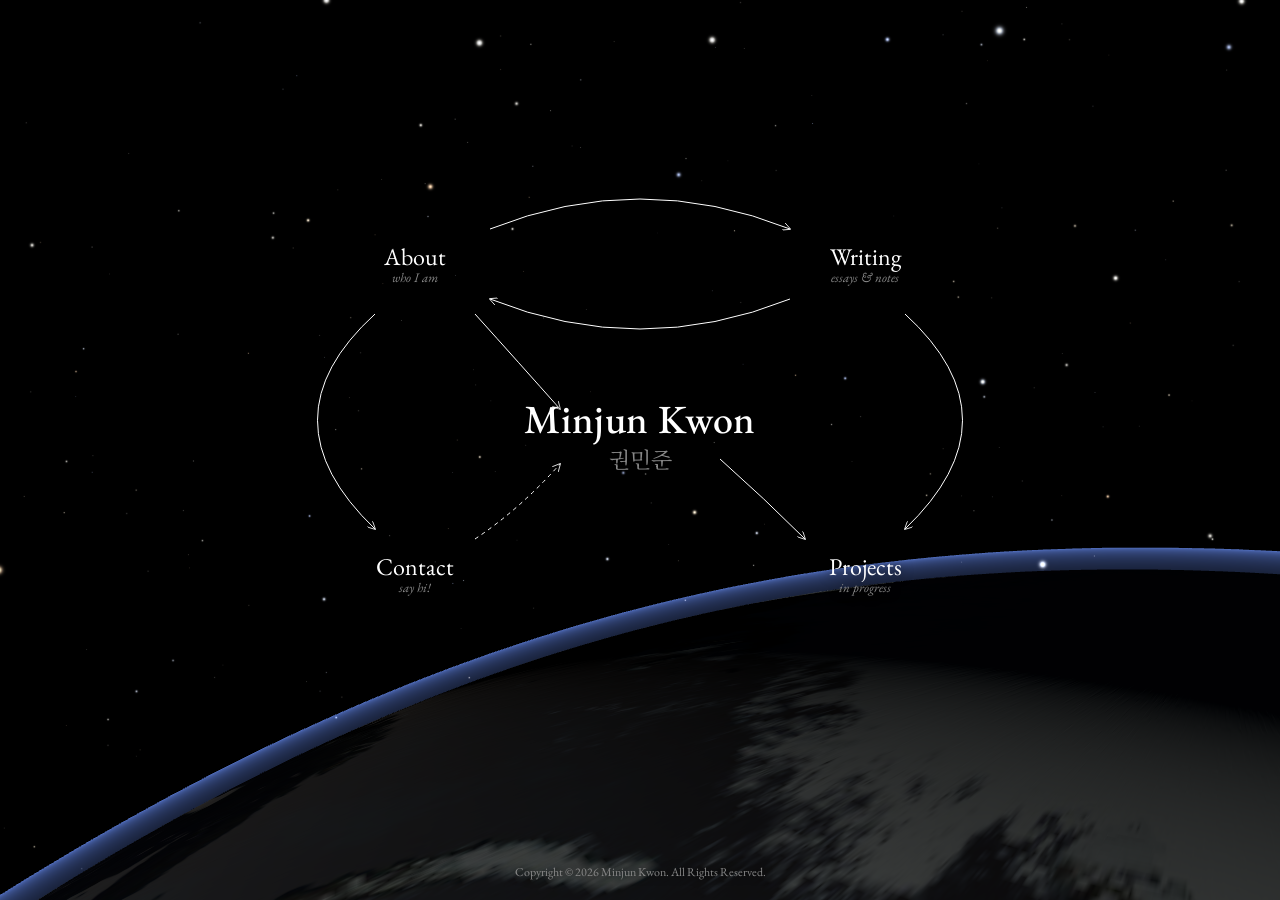
<file: index.html>
<!DOCTYPE html>
<html lang="en">
<head>
<meta charset="UTF-8">
<meta name="viewport" content="width=device-width, initial-scale=1.0">
<meta name="theme-color" content="#000000">
<title>Minjun Kwon | 권민준</title>
<link rel="preconnect" href="https://fonts.googleapis.com">
<link rel="preconnect" href="https://fonts.gstatic.com" crossorigin>
<link href="https://fonts.googleapis.com/css2?family=EB+Garamond:ital,wght@0,400;0,500;1,400&family=Noto+Serif+KR:wght@400;500&display=swap" rel="stylesheet">
<link rel="stylesheet" href="style.css?v=2">
</head>
<body class="home">

<!-- Rotating Earth renders here, behind everything. -->
<canvas id="earth-canvas" aria-hidden="true"></canvas>

<main class="hub" aria-label="Site navigation">
  <svg class="hub-svg" viewBox="0 0 900 640" xmlns="http://www.w3.org/2000/svg" aria-hidden="true">
    <defs>
      <marker id="a" viewBox="0 0 10 10" refX="9" refY="5" markerWidth="8" markerHeight="8" orient="auto-start-reverse">
        <path d="M0,0 L10,5 L0,10" fill="none" stroke="#fff" stroke-width="1"/>
      </marker>
    </defs>
    <g fill="none" stroke="#fff" stroke-width="1">
      <path d="M 300,115 Q 450,55 600,115" marker-end="url(#a)"/>
      <path d="M 600,185 Q 450,245 300,185" marker-end="url(#a)"/>
      <path d="M 285,200 Q 330,250 370,295" marker-end="url(#a)"/>
      <path d="M 530,345 Q 575,385 615,425" marker-end="url(#a)"/>
      <path d="M 285,425 Q 330,395 370,350" marker-end="url(#a)" stroke-dasharray="4 4"/>
      <path d="M 715,200 Q 830,305 715,415" marker-end="url(#a)"/>
      <path d="M 185,200 Q 70,305 185,415" marker-end="url(#a)"/>
    </g>
  </svg>

  <a class="node node-tl" href="about.html">
    <span class="node-label">About</span>
    <span class="node-sub">who I am</span>
  </a>
  <a class="node node-tr" href="writing.html">
    <span class="node-label">Writing</span>
    <span class="node-sub">essays &amp; notes</span>
  </a>
  <a class="node node-bl" href="contact.html">
    <span class="node-label">Contact</span>
    <span class="node-sub">say hi!</span>
  </a>
  <a class="node node-br" href="projects.html">
    <span class="node-label">Projects</span>
    <span class="node-sub">in progress</span>
  </a>

  <div class="name" aria-label="Minjun Kwon, 권민준">
    <div class="name-en">Minjun Kwon</div>
    <div class="name-ko">권민준</div>
  </div>
</main>

<footer class="copyright">Copyright © 2026 Minjun Kwon. All Rights Reserved.</footer>

<script type="importmap">
{
  "imports": {
    "three": "./assets/three.module.min.js"
  }
}
</script>
<script type="module">
import * as THREE from 'three';

const canvas = document.getElementById('earth-canvas');
const reduceMotion = window.matchMedia('(prefers-reduced-motion: reduce)').matches;

const scene = new THREE.Scene();
const camera = new THREE.PerspectiveCamera(45, window.innerWidth / window.innerHeight, 0.1, 200);
camera.position.set(0, 0, 9);
camera.rotation.z = -0.14; // slight roll → limb runs diagonally (STS-26 feel)

const renderer = new THREE.WebGLRenderer({ canvas, antialias: true, alpha: true });
renderer.setPixelRatio(Math.min(window.devicePixelRatio, 2));
renderer.setSize(window.innerWidth, window.innerHeight);

const textureLoader = new THREE.TextureLoader();
const earthTexture = textureLoader.load('assets/earth.jpg');
earthTexture.colorSpace = THREE.SRGBColorSpace;
earthTexture.anisotropy = renderer.capabilities.getMaxAnisotropy();
const bumpTexture = textureLoader.load('assets/earth_bump.jpg');
const specTexture = textureLoader.load('assets/earth_spec.jpg');
specTexture.anisotropy = renderer.capabilities.getMaxAnisotropy();

// STS-26 look = camera close to a BIG sphere so the limb reads as a shallow,
// near-straight diagonal. The MOOD comes from terminator lighting: most of the
// visible disk in shadow, a bright crescent only along the edge.
const EARTH_R = 20;
const earthGeometry = new THREE.SphereGeometry(EARTH_R, 200, 200);
const earthMaterial = new THREE.MeshStandardMaterial({
  map: earthTexture,
  bumpMap: bumpTexture,
  bumpScale: 0.6,
  roughnessMap: specTexture,
  roughness: 0.92,
  metalness: 0,
  color: 0x8896a0   // slight desaturate/darken of the bright Blue Marble
});
const earth = new THREE.Mesh(earthGeometry, earthMaterial);
earth.position.set(2, -(EARTH_R + 1.6), 0);
earth.rotation.z = 0.12;
earth.rotation.y = 2.4;
scene.add(earth);

// ── Atmosphere: a Fresnel rim glow on a slightly larger back-side sphere.
// This thin bright band hugging the limb is the STS-26 signature, and being
// shader-driven it stays razor-sharp at any zoom (unlike the texture).
const atmGeometry = new THREE.SphereGeometry(EARTH_R + 0.22, 200, 200);
const atmMaterial = new THREE.ShaderMaterial({
  side: THREE.BackSide,
  transparent: true,
  blending: THREE.AdditiveBlending,
  uniforms: { glowColor: { value: new THREE.Color(0xaec8ff) } },
  vertexShader: `
    varying vec3 vNormal;
    varying vec3 vView;
    void main() {
      vNormal = normalize(normalMatrix * normal);
      vec4 mv = modelViewMatrix * vec4(position, 1.0);
      vView = normalize(-mv.xyz);
      gl_Position = projectionMatrix * mv;
    }`,
  fragmentShader: `
    uniform vec3 glowColor;
    varying vec3 vNormal;
    varying vec3 vView;
    void main() {
      // Tight rim: high exponent → glow concentrated in a thin line at the limb.
      float d = 1.0 - abs(dot(vNormal, vView));
      float rim = pow(d, 8.0);
      gl_FragColor = vec4(glowColor, rim * 0.85);
    }`
});
const atmosphere = new THREE.Mesh(atmGeometry, atmMaterial);
atmosphere.position.copy(earth.position);
scene.add(atmosphere);

// ── Lighting: low grazing sun → terminator across the visible limb, with a
// bright crescent hugging the edge (the STS-26 glowing band).
const sun = new THREE.DirectionalLight(0xfff1e0, 3.6);
sun.position.set(-5, -0.5, 5);   // grazing, slightly toward camera
scene.add(sun);
scene.add(new THREE.AmbientLight(0x0e1a26, 0.45));  // deep shadow fill

// ── Stars: sparse and subtle. Far fewer, smaller, dimmer, with per-star
// brightness variation so they read as a faint scatter, not a uniform grid.
const starGeometry = new THREE.BufferGeometry();
const starCount = 3200;
const starPositions = new Float32Array(starCount * 3);
const starColors = new Float32Array(starCount * 3);
const starSizes = new Float32Array(starCount);

// Stellar colour temperatures: blue-white (hot) → white → amber (cool).
// Sampled so most stars are white-ish with a minority tinted, like a real sky.
function starColor(out, i) {
  const t = Math.random();
  let r, g, b;
  if (t < 0.10)      { r = 0.74; g = 0.81; b = 1.00; }  // hot blue-white (rare)
  else if (t < 0.30) { r = 0.88; g = 0.92; b = 1.00; }  // blue-white
  else if (t < 0.72) { r = 1.00; g = 0.99; b = 0.96; }  // white (most common)
  else if (t < 0.90) { r = 1.00; g = 0.94; b = 0.84; }  // yellow-white
  else               { r = 1.00; g = 0.85; b = 0.70; }  // amber (cool)
  out[i*3] = r; out[i*3+1] = g; out[i*3+2] = b;
}

for (let i = 0; i < starCount; i++) {
  // Position on a large sphere shell around the camera.
  const r = 60 + Math.random() * 50;
  const theta = Math.random() * Math.PI * 2;
  const phi = Math.acos(2 * Math.random() - 1);
  starPositions[i*3]   = r * Math.sin(phi) * Math.cos(theta);
  starPositions[i*3+1] = r * Math.sin(phi) * Math.sin(theta);
  starPositions[i*3+2] = r * Math.cos(phi);

  // Brightness: steep power law → many faint, few bright (like real magnitudes).
  const mag = Math.pow(Math.random(), 4);     // 0 (faint) .. 1 (bright), skewed faint
  const brightness = 0.12 + mag * 0.88;

  // Colour, scaled by brightness so faint stars are dim.
  starColor(starColors, i);
  starColors[i*3]   *= brightness;
  starColors[i*3+1] *= brightness;
  starColors[i*3+2] *= brightness;

  // Size tied to brightness: bright stars render a touch larger.
  starSizes[i] = 1.0 + mag * mag * 4.5;
}

starGeometry.setAttribute('position', new THREE.BufferAttribute(starPositions, 3));
starGeometry.setAttribute('color', new THREE.BufferAttribute(starColors, 3));
starGeometry.setAttribute('aSize', new THREE.BufferAttribute(starSizes, 1));

// Custom shader so each star can have its own size and a soft round falloff.
const starMaterial = new THREE.ShaderMaterial({
  transparent: true,
  depthWrite: false,
  blending: THREE.AdditiveBlending,
  uniforms: { uPixelRatio: { value: Math.min(window.devicePixelRatio, 2) } },
  vertexShader: `
    attribute float aSize;
    varying vec3 vColor;
    uniform float uPixelRatio;
    void main() {
      vColor = color;
      vec4 mv = modelViewMatrix * vec4(position, 1.0);
      gl_Position = projectionMatrix * mv;
      // Size attenuates gently with distance.
      gl_PointSize = aSize * uPixelRatio * (300.0 / -mv.z);
    }`,
  fragmentShader: `
    varying vec3 vColor;
    void main() {
      // Soft round star with a bright core and fading halo.
      vec2 d = gl_PointCoord - vec2(0.5);
      float r = length(d);
      if (r > 0.5) discard;
      float core = smoothstep(0.5, 0.0, r);
      float glow = pow(core, 2.2);
      gl_FragColor = vec4(vColor * (0.35 + glow), glow);
    }`,
  vertexColors: true
});
const stars = new THREE.Points(starGeometry, starMaterial);
scene.add(stars);

// ── Satellite: a glowing point tracing a believable orbital pass. A true great
// circle around this giant Earth is far too large for the framing, so we use a
// compact view-space ellipse, oriented to parallel the limb (which runs
// lower-left → upper-right) and positioned so both ends sink behind the Earth.
const earthCenter = earth.position.clone();

// Orbit centre sits just above the limb, toward screen-centre. Tuned via the
// world→screen calibration so the visible arc crosses the viewport.
const orbitCenter = new THREE.Vector3(-0.4, -1.4, -1);
const ORBIT_RX = 6.6;     // long axis (along the limb diagonal)
const ORBIT_RY = 2.2;     // short axis (how far it bows off the limb)
const ORBIT_RZ = 7.0;     // depth swing → far half passes behind the globe
const ORBIT_ROLL = -0.22; // rotate the ellipse to match the limb's diagonal

const cosR = Math.cos(ORBIT_ROLL), sinR = Math.sin(ORBIT_ROLL);

function orbitPoint(angle, out) {
  // Ellipse in the orbit's own plane.
  let lx = Math.cos(angle) * ORBIT_RX;
  let ly = Math.sin(angle) * ORBIT_RY;
  const lz = Math.sin(angle) * ORBIT_RZ;
  // Roll the ellipse in screen-space (x,y) to align with the diagonal limb.
  const rx = lx * cosR - ly * sinR;
  const ry = lx * sinR + ly * cosR;
  out.set(orbitCenter.x + rx, orbitCenter.y + ry, orbitCenter.z + lz);
  return out;
}

// Glowing satellite sprite (soft radial dot drawn to a canvas texture).
// Tightened so it reads as a small steady point, not a comet.
function makeGlowTexture() {
  const s = 64;
  const c = document.createElement('canvas');
  c.width = c.height = s;
  const ctx = c.getContext('2d');
  const g = ctx.createRadialGradient(s/2, s/2, 0, s/2, s/2, s/2);
  g.addColorStop(0,   'rgba(255,255,255,1)');
  g.addColorStop(0.18,'rgba(225,238,255,0.85)');
  g.addColorStop(0.45,'rgba(150,190,255,0.25)');
  g.addColorStop(1,   'rgba(150,190,255,0)');
  ctx.fillStyle = g;
  ctx.fillRect(0, 0, s, s);
  const tex = new THREE.CanvasTexture(c);
  tex.colorSpace = THREE.SRGBColorSpace;
  return tex;
}
const glowTex = makeGlowTexture();

const satMaterial = new THREE.SpriteMaterial({
  map: glowTex,
  transparent: true,
  blending: THREE.AdditiveBlending,
  depthWrite: false,
  depthTest: true
});
const satellite = new THREE.Sprite(satMaterial);
satellite.scale.set(0.34, 0.34, 0.34);     // small point of light
scene.add(satellite);

// Trail: short and faint — just enough to suggest motion, not a comet tail.
const TRAIL_LEN = 26;
const trailGeometry = new THREE.BufferGeometry();
const trailPositions = new Float32Array(TRAIL_LEN * 3);
const trailColors = new Float32Array(TRAIL_LEN * 3);
trailGeometry.setAttribute('position', new THREE.BufferAttribute(trailPositions, 3));
trailGeometry.setAttribute('color', new THREE.BufferAttribute(trailColors, 3));
const trailMaterial = new THREE.PointsMaterial({
  size: 0.09,
  sizeAttenuation: true,
  vertexColors: true,
  transparent: true,
  opacity: 0.6,
  blending: THREE.AdditiveBlending,
  depthWrite: false
});
const trail = new THREE.Points(trailGeometry, trailMaterial);
scene.add(trail);

// Pre-fill the trail along the orbit behind the start angle.
let satAngle = 0;
const ORBIT_SPEED = 0.0034;               // radians/frame (~30s per orbit @60fps)
const TRAIL_STEP = 0.010;                 // angular spacing between trail points
const _p = new THREE.Vector3();
function initTrail() {
  for (let i = 0; i < TRAIL_LEN; i++) {
    orbitPoint(satAngle - i * TRAIL_STEP, _p);
    trailPositions[i*3] = _p.x; trailPositions[i*3+1] = _p.y; trailPositions[i*3+2] = _p.z;
    const t = 1 - i / TRAIL_LEN;           // brightness fades toward tail
    const b = t * t * 0.7;
    trailColors[i*3] = b * 0.8; trailColors[i*3+1] = b * 0.88; trailColors[i*3+2] = b;
  }
  trailGeometry.attributes.position.needsUpdate = true;
  trailGeometry.attributes.color.needsUpdate = true;
}
initTrail();

function onResize() {
  camera.aspect = window.innerWidth / window.innerHeight;
  camera.updateProjectionMatrix();
  renderer.setSize(window.innerWidth, window.innerHeight);
}
window.addEventListener('resize', onResize);

function animate() {
  requestAnimationFrame(animate);
  if (!reduceMotion) {
    earth.rotation.y += 0.0006;
    stars.rotation.y += 0.00008;

    // Advance satellite along its orbit.
    satAngle += ORBIT_SPEED;
    orbitPoint(satAngle, _p);
    satellite.position.copy(_p);

    // Shift trail points back by one and write the new head position.
    for (let i = TRAIL_LEN - 1; i > 0; i--) {
      trailPositions[i*3]   = trailPositions[(i-1)*3];
      trailPositions[i*3+1] = trailPositions[(i-1)*3+1];
      trailPositions[i*3+2] = trailPositions[(i-1)*3+2];
    }
    trailPositions[0] = _p.x; trailPositions[1] = _p.y; trailPositions[2] = _p.z;
    trailGeometry.attributes.position.needsUpdate = true;
  }
  renderer.render(scene, camera);
}
animate();
</script>
</body>
</html>
</file>
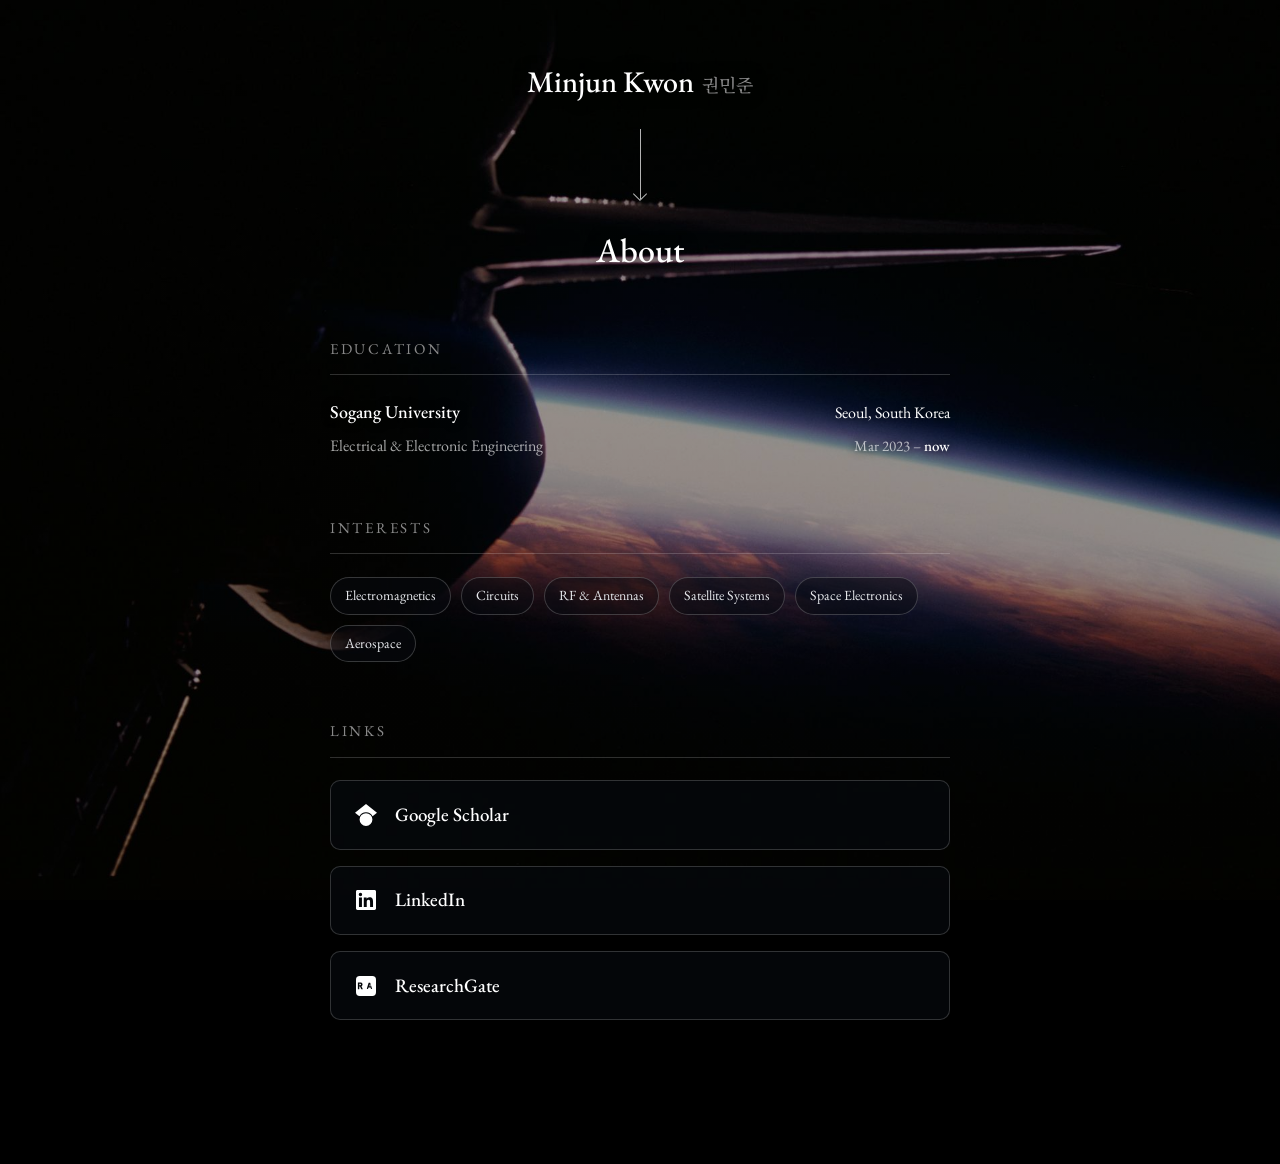
<file: about.html>
<!DOCTYPE html>
<html lang="en">
<head>
<meta charset="UTF-8">
<meta name="viewport" content="width=device-width, initial-scale=1.0">
<meta name="theme-color" content="#000000">
<title>About — Minjun Kwon</title>
<link rel="preconnect" href="https://fonts.googleapis.com">
<link rel="preconnect" href="https://fonts.gstatic.com" crossorigin>
<link href="https://fonts.googleapis.com/css2?family=EB+Garamond:ital,wght@0,400;0,500;1,400&family=Noto+Serif+KR:wght@400;500&display=swap" rel="stylesheet">
<link rel="stylesheet" href="style.css?v=2">
</head>
<body class="page">
<header class="page-header">
  <a class="home-link" href="index.html">Minjun Kwon<span class="ko">권민준</span></a>
  <span class="down-arrow" aria-hidden="true"></span>
  <div class="page-title">About</div>
</header>

<div class="about-body">
  <section class="about-section">
    <h2>Education</h2>
    <div class="about-entry">
      <div class="about-entry-line">
        <span class="about-entry-school">Sogang University</span>
        <span class="about-entry-place">Seoul, South Korea</span>
      </div>
      <div class="about-entry-line">
        <span class="about-entry-degree">Electrical &amp; Electronic Engineering</span>
        <span class="about-entry-date">Mar 2023 – <strong>now</strong></span>
      </div>
    </div>
  </section>

  <section class="about-section">
    <h2>Interests</h2>
    <ul class="about-tags">
      <li>Electromagnetics</li>
      <li>Circuits</li>
      <li>RF &amp; Antennas</li>
      <li>Satellite Systems</li>
      <li>Space Electronics</li>
      <li>Aerospace</li>
    </ul>
  </section>

  <section class="about-section about-links-section">
    <h2>Links</h2>
    <div class="platform-links about-links">
    <a class="platform-link" href="https://scholar.google.com/citations?hl=en&user=caLp6-sAAAAJ" target="_blank" rel="noopener noreferrer">
      <span class="platform-logo platform-logo-scholar" aria-hidden="true">
        <svg viewBox="0 0 24 24" width="22" height="22" fill="currentColor"><path d="M12 24a7 7 0 1 1 0-14 7 7 0 0 1 0 14zm0-24L0 9.5l4.838 3.94A8 8 0 0 1 12 9a8 8 0 0 1 7.162 4.44L24 9.5z"/></svg>
      </span>
      <span class="platform-name">Google Scholar</span>
    </a>

    <a class="platform-link" href="https://www.linkedin.com/in/minjun-kwon-b9b861235/" target="_blank" rel="noopener noreferrer">
      <span class="platform-logo platform-logo-linkedin" aria-hidden="true">
        <svg viewBox="0 0 24 24" width="20" height="20" fill="currentColor"><path d="M20.45 20.45h-3.56v-5.57c0-1.33-.02-3.04-1.85-3.04-1.85 0-2.14 1.45-2.14 2.94v5.67H9.35V9h3.41v1.56h.05c.48-.9 1.63-1.85 3.36-1.85 3.6 0 4.27 2.37 4.27 5.45v6.29zM5.34 7.43a2.06 2.06 0 1 1 0-4.13 2.06 2.06 0 0 1 0 4.13zM7.12 20.45H3.55V9h3.57v11.45zM22.22 0H1.77C.79 0 0 .77 0 1.73v20.54C0 23.22.79 24 1.77 24h20.45c.98 0 1.78-.78 1.78-1.73V1.73C24 .77 23.2 0 22.22 0z"/></svg>
      </span>
      <span class="platform-name">LinkedIn</span>
    </a>

    <a class="platform-link" href="https://www.researchgate.net/profile/Minjun-Kwon-6" target="_blank" rel="noopener noreferrer">
      <span class="platform-logo platform-logo-rg" aria-hidden="true">
        <svg viewBox="0 0 24 24" width="20" height="20" fill="currentColor"><path d="M19.586 0H4.414A4.414 4.414 0 0 0 0 4.414v15.172A4.414 4.414 0 0 0 4.414 24h15.172A4.414 4.414 0 0 0 24 19.586V4.414A4.414 4.414 0 0 0 19.586 0zM8.25 15.5c-.02.28-.06.5-.36.5H6.6c-.28 0-.35-.2-.45-.42l-1.3-3.02h-.9V15.5c0 .3-.12.5-.42.5h-.9c-.3 0-.38-.2-.38-.5V8.2c0-.3.08-.5.38-.5h2.5c1.6 0 2.7.7 2.7 2.35 0 1.05-.5 1.75-1.3 2.1l1.3 2.9c.06.14.08.24.08.35v.1zM4 9.15v1.9h1c.6 0 1-.3 1-.95s-.4-.95-1-.95H4zm15.4 5.9c0 .28-.1.45-.4.45h-.7c-.3 0-.42-.13-.5-.4l-.4-1.3h-2.4l-.4 1.3c-.08.27-.2.4-.5.4h-.7c-.3 0-.4-.17-.4-.45 0-.06 0-.12.03-.2l2.05-6.35c.1-.3.24-.5.6-.5h.85c.36 0 .5.2.6.5l2.05 6.35c.03.08.03.14.03.2h-.7zm-3.4-2.85h1.7l-.85-2.8-.85 2.8z"/></svg>
      </span>
      <span class="platform-name">ResearchGate</span>
    </a>
  </div>
  </section>
</div>
</body>
</html>
</file>
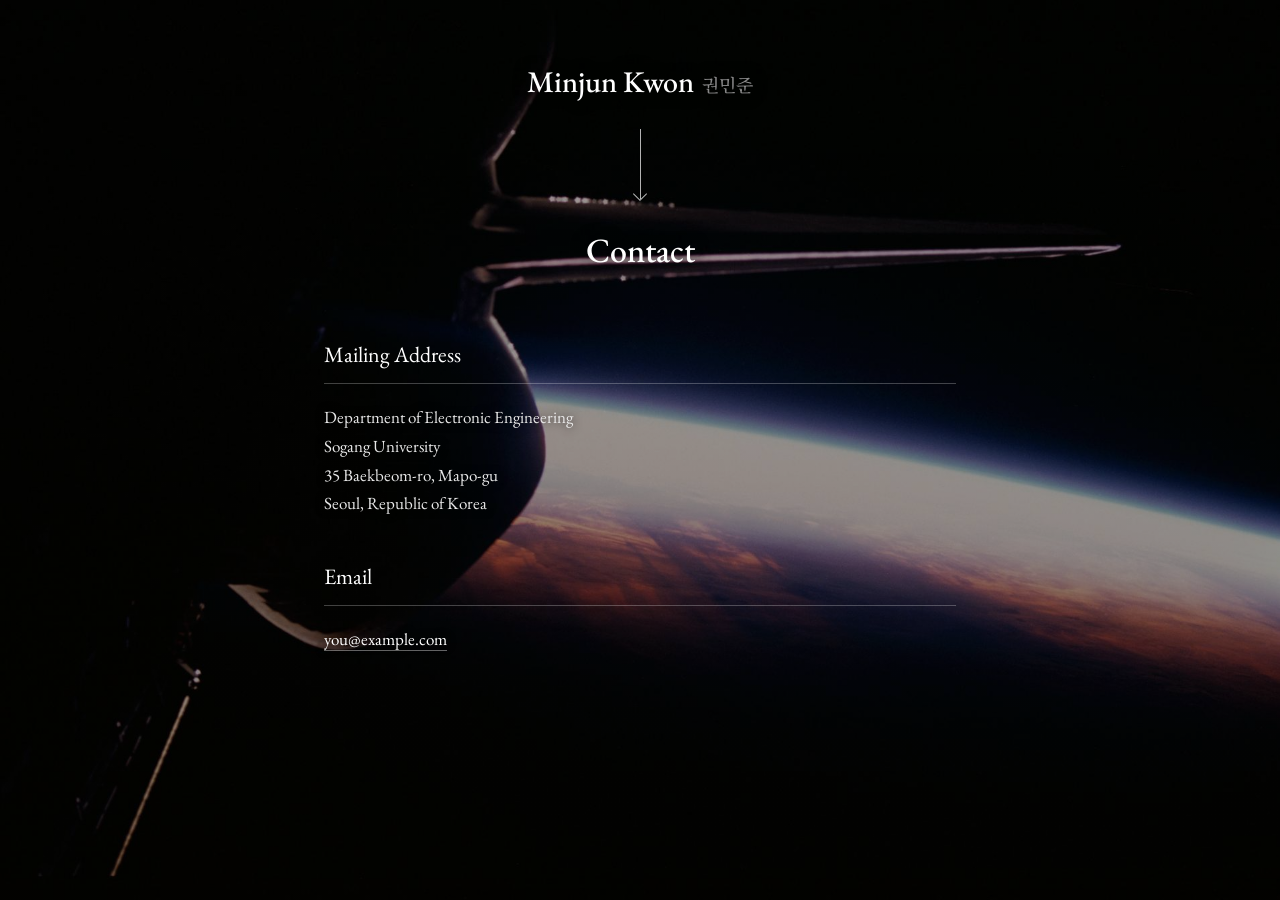
<file: contact.html>
<!DOCTYPE html>
<html lang="en">
<head>
<meta charset="UTF-8">
<meta name="viewport" content="width=device-width, initial-scale=1.0">
<meta name="theme-color" content="#000000">
<title>Contact — Minjun Kwon</title>
<link rel="preconnect" href="https://fonts.googleapis.com">
<link rel="preconnect" href="https://fonts.gstatic.com" crossorigin>
<link href="https://fonts.googleapis.com/css2?family=EB+Garamond:ital,wght@0,400;0,500;1,400&family=Noto+Serif+KR:wght@400;500&display=swap" rel="stylesheet">
<link rel="stylesheet" href="style.css?v=2">
</head>
<body class="page">
<header class="page-header">
  <a class="home-link" href="index.html">Minjun Kwon<span class="ko">권민준</span></a>
  <span class="down-arrow" aria-hidden="true"></span>
  <div class="page-title">Contact</div>
</header>

<section class="section">
  <h2>Mailing Address</h2>
  <p>Department of Electronic Engineering<br>
  Sogang University<br>
  35 Baekbeom-ro, Mapo-gu<br>
  Seoul, Republic of Korea</p>
</section>

<section class="section">
  <h2>Email</h2>
  <p><a class="inline-link" href="mailto:you@example.com">you@example.com</a></p>
</section>
</body>
</html>
</file>
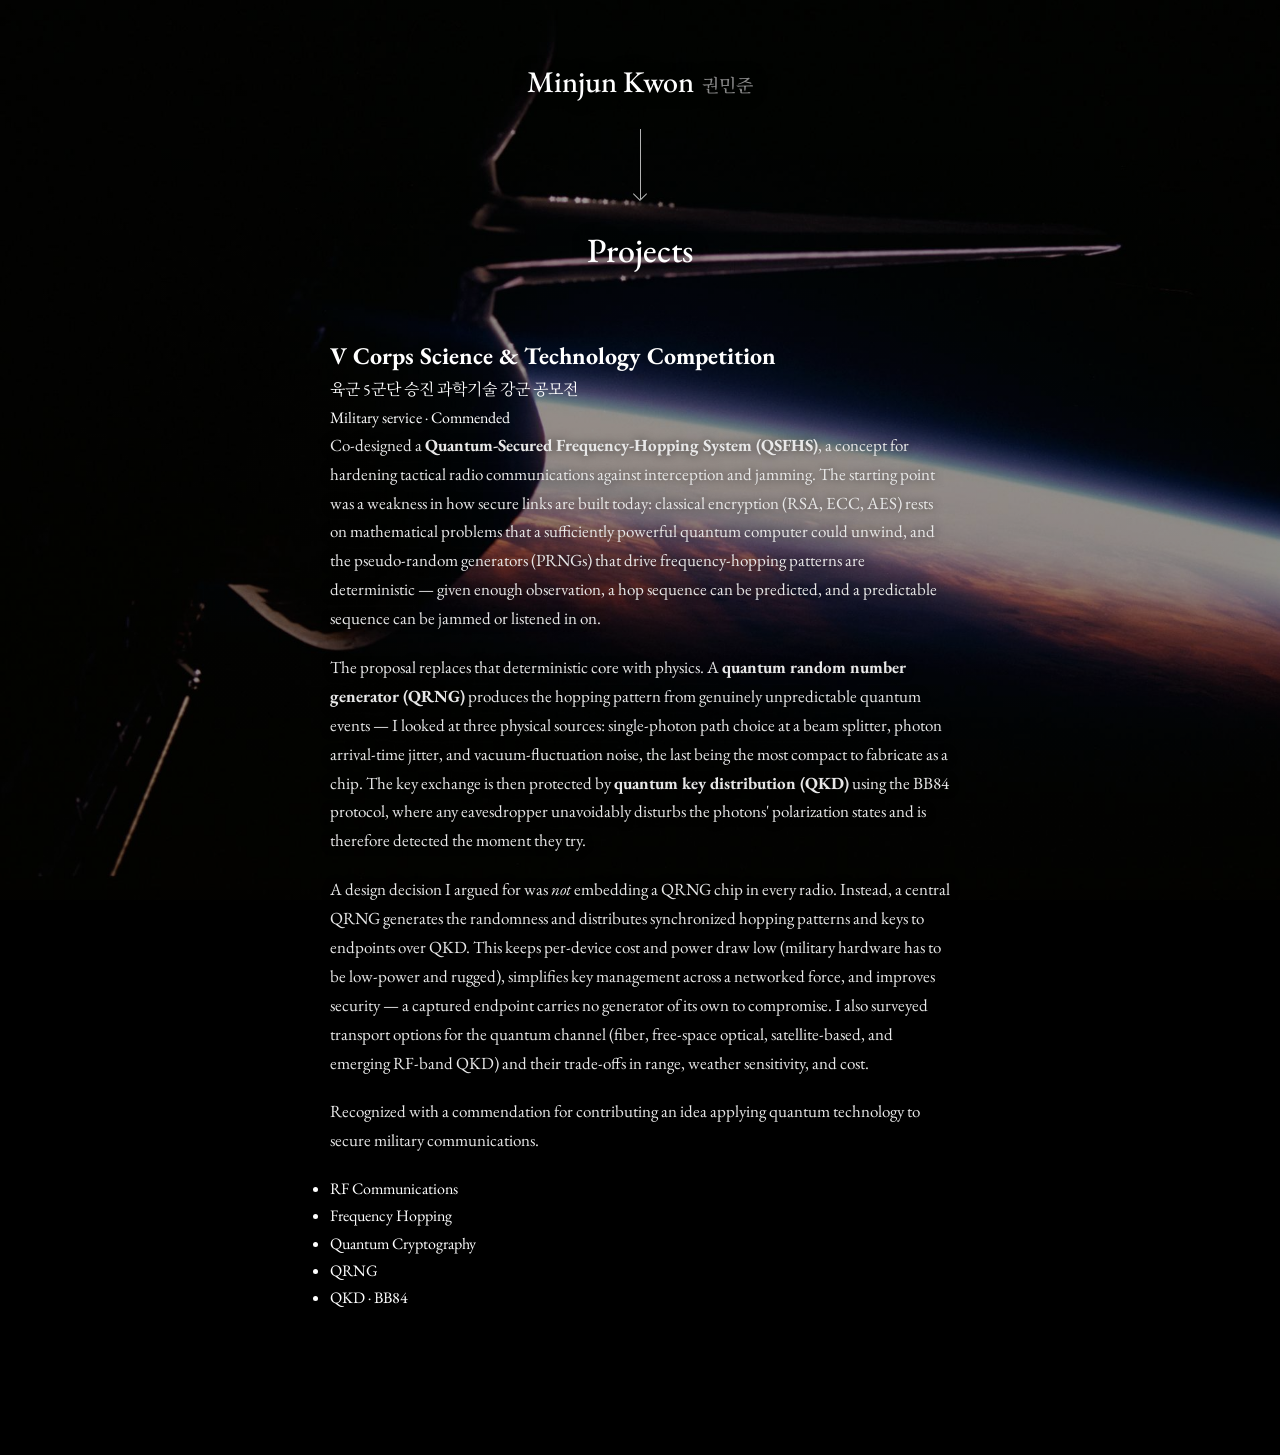
<file: projects.html>
<!DOCTYPE html>
<html lang="en">
<head>
<meta charset="UTF-8">
<meta name="viewport" content="width=device-width, initial-scale=1.0">
<meta name="theme-color" content="#000000">
<title>Projects — Minjun Kwon</title>
<link rel="preconnect" href="https://fonts.googleapis.com">
<link rel="preconnect" href="https://fonts.gstatic.com" crossorigin>
<link href="https://fonts.googleapis.com/css2?family=EB+Garamond:ital,wght@0,400;0,500;1,400&family=Noto+Serif+KR:wght@400;500&display=swap" rel="stylesheet">
<link rel="stylesheet" href="style.css?v=2">
</head>
<body class="page">
<header class="page-header">
  <a class="home-link" href="index.html">Minjun Kwon<span class="ko">권민준</span></a>
  <span class="down-arrow" aria-hidden="true"></span>
  <div class="page-title">Projects</div>
</header>

<div class="about-body">
  <article class="project">
    <div class="project-head">
      <div class="project-titles">
        <h2 class="project-title-en">V Corps Science &amp; Technology Competition</h2>
        <span class="project-title-ko">육군 5군단 승진 과학기술 강군 공모전</span>
      </div>
      <span class="project-meta">Military service · Commended</span>
    </div>

    <p class="project-desc">Co-designed a <strong>Quantum-Secured Frequency-Hopping System (QSFHS)</strong>, a concept for hardening tactical radio communications against interception and jamming. The starting point was a weakness in how secure links are built today: classical encryption (RSA, ECC, AES) rests on mathematical problems that a sufficiently powerful quantum computer could unwind, and the pseudo-random generators (PRNGs) that drive frequency-hopping patterns are deterministic — given enough observation, a hop sequence can be predicted, and a predictable sequence can be jammed or listened in on.</p>

    <p class="project-desc">The proposal replaces that deterministic core with physics. A <strong>quantum random number generator (QRNG)</strong> produces the hopping pattern from genuinely unpredictable quantum events — I looked at three physical sources: single-photon path choice at a beam splitter, photon arrival-time jitter, and vacuum-fluctuation noise, the last being the most compact to fabricate as a chip. The key exchange is then protected by <strong>quantum key distribution (QKD)</strong> using the BB84 protocol, where any eavesdropper unavoidably disturbs the photons' polarization states and is therefore detected the moment they try.</p>

    <p class="project-desc">A design decision I argued for was <em>not</em> embedding a QRNG chip in every radio. Instead, a central QRNG generates the randomness and distributes synchronized hopping patterns and keys to endpoints over QKD. This keeps per-device cost and power draw low (military hardware has to be low-power and rugged), simplifies key management across a networked force, and improves security — a captured endpoint carries no generator of its own to compromise. I also surveyed transport options for the quantum channel (fiber, free-space optical, satellite-based, and emerging RF-band QKD) and their trade-offs in range, weather sensitivity, and cost.</p>

    <p class="project-desc">Recognized with a commendation for contributing an idea applying quantum technology to secure military communications.</p>

    <ul class="project-tags">
      <li>RF Communications</li>
      <li>Frequency Hopping</li>
      <li>Quantum Cryptography</li>
      <li>QRNG</li>
      <li>QKD · BB84</li>
    </ul>
  </article>
</div>
</body>
</html>
</file>
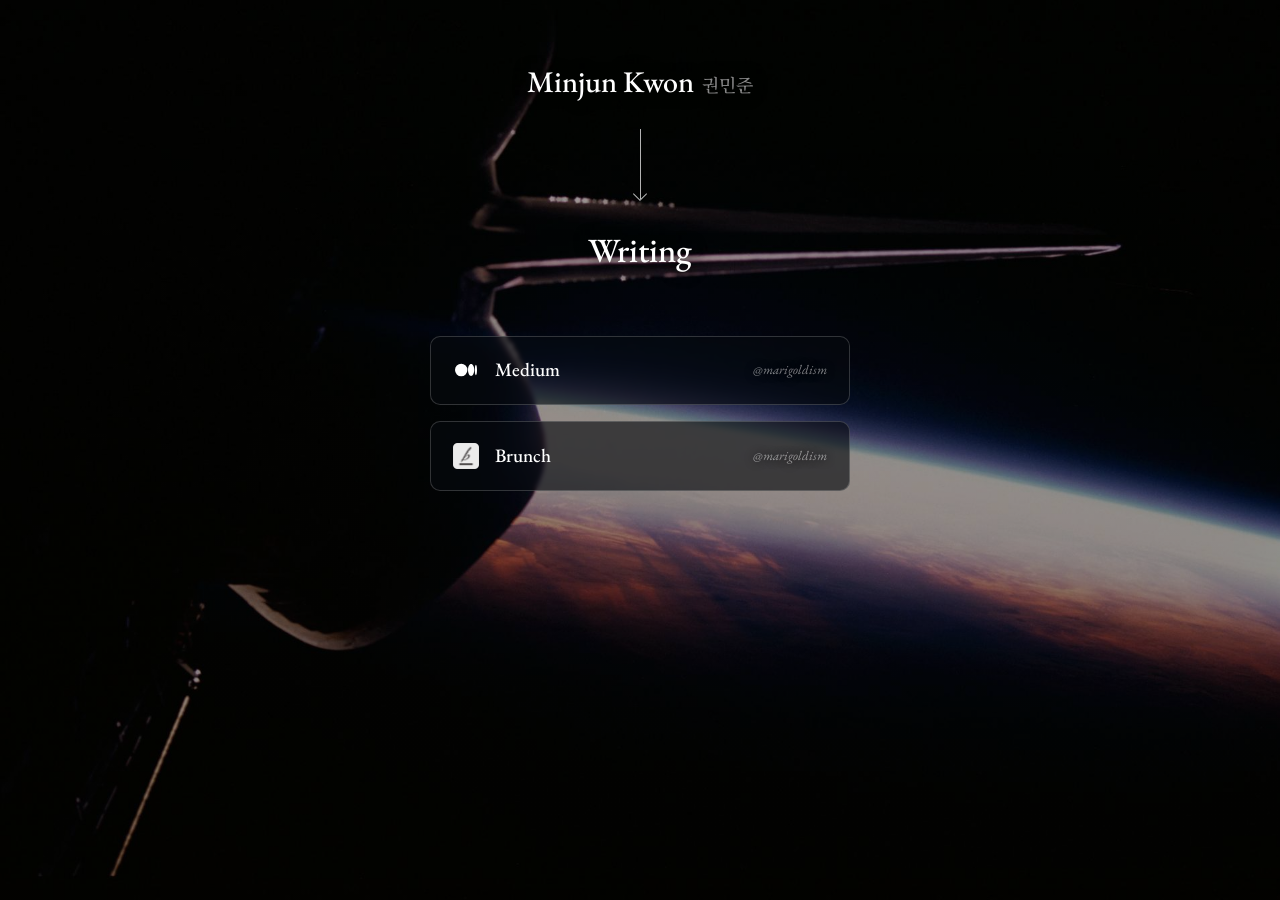
<file: writing.html>
<!DOCTYPE html>
<html lang="en">
<head>
<meta charset="UTF-8">
<meta name="viewport" content="width=device-width, initial-scale=1.0">
<meta name="theme-color" content="#000000">
<title>Writing — Minjun Kwon</title>
<link rel="preconnect" href="https://fonts.googleapis.com">
<link rel="preconnect" href="https://fonts.gstatic.com" crossorigin>
<link href="https://fonts.googleapis.com/css2?family=EB+Garamond:ital,wght@0,400;0,500;1,400&family=Noto+Serif+KR:wght@400;500&display=swap" rel="stylesheet">
<link rel="stylesheet" href="style.css">
</head>
<body class="page">
<header class="page-header">
  <a class="home-link" href="index.html">Minjun Kwon<span class="ko">권민준</span></a>
  <span class="down-arrow" aria-hidden="true"></span>
  <div class="page-title">Writing</div>
</header>

<div class="platform-links">
  <a class="platform-link" href="https://medium.com/@marigoldism" target="_blank" rel="noopener noreferrer">
    <span class="platform-logo" aria-hidden="true">
      <svg viewBox="0 0 24 24" width="22" height="22" fill="currentColor">
        <path d="M13.54 12a6.8 6.8 0 0 1-6.77 6.82A6.8 6.8 0 0 1 0 12a6.8 6.8 0 0 1 6.77-6.82A6.8 6.8 0 0 1 13.54 12zM20.96 12c0 3.54-1.51 6.42-3.38 6.42-1.87 0-3.39-2.88-3.39-6.42s1.52-6.42 3.39-6.42 3.38 2.88 3.38 6.42M24 12c0 3.17-.53 5.75-1.19 5.75-.66 0-1.19-2.58-1.19-5.75s.53-5.75 1.19-5.75C23.47 6.25 24 8.83 24 12z"/>
      </svg>
    </span>
    <span class="platform-name">Medium</span>
    <span class="platform-handle">@marigoldism</span>
  </a>

  <a class="platform-link" href="https://brunch.co.kr/@marigoldism" target="_blank" rel="noopener noreferrer">
    <span class="platform-logo platform-logo-brunch" aria-hidden="true">
      <img src="assets/brunch.png" alt="" width="22" />
    </span>
    <span class="platform-name">Brunch</span>
    <span class="platform-handle">@marigoldism</span>
  </a>
</div>
</body>
</html>
</file>
<file: style.css>
:root {
  --bg: #000;
  --fg: #fff;
  --muted: #888;
  --font-display: "EB Garamond", "Noto Serif KR", Georgia, serif;
  --font-ko: "Noto Serif KR", "EB Garamond", serif;
}

* { box-sizing: border-box; margin: 0; padding: 0; }

html, body {
  background: var(--bg);
  color: var(--fg);
  font-family: var(--font-display);
  min-height: 100vh;
  -webkit-font-smoothing: antialiased;
}

body.home {
  background: #000;
}

#earth-canvas {
  position: fixed;
  inset: 0;
  width: 100vw;
  height: 100vh;
  z-index: 0;
  display: block;
}

/* Everything in the hub sits above the canvas. */
body.home .hub {
  position: relative;
  z-index: 1;
}
body.home .copyright {
  z-index: 1;
}

a { color: inherit; text-decoration: none; }
a:focus-visible { outline: 1px dashed var(--fg); outline-offset: 4px; }

/* ───── Home: arrow hub ───── */

body.home {
  display: flex;
  flex-direction: column;
  justify-content: center;
  align-items: center;
  min-height: 100vh;
  padding: 2rem 1rem 4rem;
}

.hub {
  position: relative;
  width: min(900px, 100%);
  aspect-ratio: 900 / 640;
}

.hub-svg {
  position: absolute;
  inset: 0;
  width: 100%;
  height: 100%;
}

.node {
  position: absolute;
  transform: translate(-50%, -50%);
  text-align: center;
  white-space: nowrap;
  display: flex;
  flex-direction: column;
  align-items: center;
  gap: 2px;
  text-shadow: 0 0 12px rgba(0,0,0,0.8);
}

.node-label {
  font-size: clamp(18px, 2.4vw, 24px);
  line-height: 1;
  transition: letter-spacing 0.8s cubic-bezier(.22,.61,.36,1),
              text-shadow 0.6s ease;
}

.node-sub {
  font-size: clamp(11px, 1.2vw, 13px);
  color: var(--muted);
  font-style: italic;
  line-height: 1;
  transition: color 0.6s ease, letter-spacing 0.8s cubic-bezier(.22,.61,.36,1);
}

/* Coordinates mirror the SVG anchor points (out of 900 × 640). */
.node-tl { left: 25%;  top: 23.4%; }   /* 225,150 */
.node-tr { left: 75%;  top: 23.4%; }   /* 675,150 */
.node-bl { left: 25%;  top: 71.9%; }   /* 225,460 */
.node-br { left: 75%;  top: 71.9%; }   /* 675,460 */

/* Hover: signal bloom (luminous halo) + a gentle letter-spacing expansion,
   like the label coming into focus. Guarded for hover-capable devices, and
   disabled under reduced-motion. */
@media (hover: hover) {
  .node:hover .node-label {
    letter-spacing: 0.18em;
    text-shadow: 0 0 18px rgba(150,190,255,0.85), 0 0 4px rgba(255,255,255,0.6);
  }
  .node:hover .node-sub {
    letter-spacing: 0.06em;
    color: rgba(174,200,255,0.7);
  }
}

@media (prefers-reduced-motion: reduce) {
  .node-label, .node-sub { transition: none; }
  .node:hover .node-label { letter-spacing: normal; }
  .node:hover .node-sub { letter-spacing: normal; }
}

.name {
  position: absolute;
  left: 50%;
  top: 50%;
  transform: translate(-50%, -50%);
  text-align: center;
  line-height: 1.15;
  text-shadow: 0 0 16px rgba(0,0,0,0.85);
}

.name-en {
  font-size: clamp(28px, 4.8vw, 40px);
  font-weight: 500;
  letter-spacing: 0.01em;
}

.name-ko {
  font-family: var(--font-ko);
  font-size: clamp(18px, 2.6vw, 22px);
  font-weight: 400;
  color: var(--muted);
  margin-top: 4px;
}

.copyright {
  position: fixed;
  bottom: 1.25rem;
  left: 0;
  right: 0;
  text-align: center;
  font-size: 12px;
  color: var(--muted);
  text-shadow: 0 0 10px rgba(0,0,0,0.8);
}

/* ───── Subpages ───── */

body.page {
  max-width: 680px;
  margin: 0 auto;
  padding: 3.5rem 1.5rem 6rem;
  line-height: 1.7;
  min-height: 100vh;
  position: relative;
  z-index: 0;
}

/* Full-viewport background photo, fixed behind the text column. */
body.page::before {
  content: "";
  position: fixed;
  inset: 0;
  z-index: -1;
  background-image:
    linear-gradient(rgba(0,0,0,0.35), rgba(0,0,0,0.5)),
    url("assets/space.jpg");
  background-size: cover;
  background-position: center bottom;
  background-repeat: no-repeat;
}

/* Header: name points down to the page name (Asher-style). */
.page-header {
  text-align: center;
  margin-bottom: 3.5rem;
}

.page-header .home-link {
  font-size: clamp(22px, 3.4vw, 30px);
  font-weight: 500;
  text-shadow: 0 0 16px rgba(0,0,0,0.9);
  transition: letter-spacing 0.8s cubic-bezier(.22,.61,.36,1),
              text-shadow 0.6s ease;
}

@media (hover: hover) {
  .page-header .home-link:hover {
    letter-spacing: 0.12em;
    text-shadow: 0 0 16px rgba(0,0,0,0.9),
                 0 0 18px rgba(150,190,255,0.85),
                 0 0 4px rgba(255,255,255,0.6);
  }
}

@media (prefers-reduced-motion: reduce) {
  .page-header .home-link { transition: none; }
  .page-header .home-link:hover { letter-spacing: normal; }
}

.page-header .home-link .ko {
  font-family: var(--font-ko);
  font-size: 0.6em;
  color: var(--muted);
  margin-left: 0.4em;
}

.page-header .down-arrow {
  display: block;
  margin: 1.4rem auto;
  width: 1px;
  height: 70px;
  position: relative;
  background: rgba(255,255,255,0.7);
}
.page-header .down-arrow::after {
  content: "";
  position: absolute;
  bottom: 0;
  left: 50%;
  transform: translateX(-50%);
  width: 9px;
  height: 9px;
  border-right: 1px solid rgba(255,255,255,0.7);
  border-bottom: 1px solid rgba(255,255,255,0.7);
  transform: translateX(-50%) rotate(45deg);
}

.page-header .page-title {
  font-size: clamp(26px, 4vw, 34px);
  font-weight: 500;
  text-shadow: 0 0 16px rgba(0,0,0,0.9);
}

.back {
  display: inline-block;
  font-size: 14px;
  color: var(--muted);
  margin-bottom: 3rem;
  letter-spacing: 0.02em;
}
.back:hover { color: var(--fg); }

.page h1 {
  font-size: clamp(28px, 4vw, 36px);
  font-weight: 500;
  margin-bottom: 2rem;
}

.section {
  margin-bottom: 2.5rem;
}
.section h2 {
  font-size: 22px;
  font-weight: 400;
  padding-bottom: 0.6rem;
  border-bottom: 1px solid rgba(255,255,255,0.25);
  margin-bottom: 1.2rem;
}

.page p {
  font-size: 17px;
  margin-bottom: 1.25rem;
  color: #e8e8e8;
  text-shadow: 0 0 10px rgba(0,0,0,0.7);
}

.page p.muted {
  color: var(--muted);
  font-style: italic;
}

.page a.inline-link {
  color: #fff;
  border-bottom: 1px solid rgba(255,255,255,0.4);
}
.page a.inline-link:hover { border-bottom-color: #fff; }

/* ── Writing: platform links (Medium, Brunch) ── */
.platform-links {
  display: flex;
  flex-direction: column;
  gap: 1rem;
  max-width: 420px;
  margin: 0 auto;
}

.platform-link {
  display: flex;
  align-items: center;
  gap: 16px;
  padding: 1.1rem 1.4rem;
  border: 0.5px solid rgba(255,255,255,0.18);
  border-radius: 10px;
  background: rgba(8,10,16,0.62);
  backdrop-filter: blur(2px);
  -webkit-backdrop-filter: blur(2px);
  color: #fff;
  transition: border-color 0.5s ease, background 0.5s ease,
              letter-spacing 0.8s cubic-bezier(.22,.61,.36,1),
              box-shadow 0.6s ease;
}

.platform-logo {
  display: inline-flex;
  align-items: center;
  justify-content: center;
  width: 26px;
  flex-shrink: 0;
  color: #fff;
}

/* Brunch's official quill mark (white, transparent). */
.platform-logo-brunch img {
  display: block;
  height: 26px;
  width: auto;
  opacity: 0.92;
}

.platform-name {
  font-size: 19px;
  font-weight: 500;
}

.platform-handle {
  margin-left: auto;
  font-size: 13px;
  font-style: italic;
  color: rgba(255,255,255,0.5);
  text-shadow: 0 0 8px rgba(0,0,0,0.9);
  transition: color 0.5s ease;
}

@media (hover: hover) {
  .platform-link:hover {
    border-color: rgba(150,190,255,0.5);
    background: rgba(150,190,255,0.04);
    box-shadow: 0 0 24px rgba(150,190,255,0.12);
  }
  .platform-link:hover .platform-name {
    text-shadow: 0 0 16px rgba(150,190,255,0.7);
  }
  .platform-link:hover .platform-handle {
    color: rgba(174,200,255,0.7);
  }
}

/* ── About: education, interests, profile links ── */
.about-body {
  max-width: 620px;
  margin: 0 auto 3rem;
}

.about-section {
  margin-bottom: 3.5rem;
}
.about-section:last-child {
  margin-bottom: 0;
}
.about-section h2 {
  font-size: 15px;
  font-weight: 400;
  letter-spacing: 0.18em;
  text-transform: uppercase;
  color: var(--muted);
  padding-bottom: 0.8rem;
  margin: 0 0 1.4rem 0;
  border-bottom: 1px solid rgba(255,255,255,0.18);
}

.about-entry {
  display: flex;
  flex-direction: column;
  gap: 4px;
}
.about-entry-line {
  display: flex;
  justify-content: space-between;
  align-items: baseline;
  gap: 1rem;
}
.about-entry-school {
  font-size: 18px;
  font-weight: 500;
  color: #fff;
  text-shadow: 0 0 10px rgba(0,0,0,0.8);
}
.about-entry-place {
  font-size: 16px;
  color: #fff;
  white-space: nowrap;
  text-shadow: 0 0 8px rgba(0,0,0,0.9);
}
.about-entry-degree {
  font-size: 16px;
  color: rgba(255,255,255,0.65);
}
.about-entry-date {
  font-size: 15px;
  color: rgba(255,255,255,0.65);
  white-space: nowrap;
  text-shadow: 0 0 8px rgba(0,0,0,0.9);
}
.about-entry-date strong {
  color: #fff;
  font-weight: 500;
}

.about-tags {
  list-style: none;
  display: flex;
  flex-wrap: wrap;
  gap: 10px;
  padding: 0;
  margin: 0;
}
.about-tags li {
  font-size: 14px;
  color: #e6e8ec;
  padding: 6px 14px;
  border: 0.5px solid rgba(255,255,255,0.2);
  border-radius: 100px;
  background: rgba(8,10,16,0.5);
  transition: border-color 0.5s ease, color 0.5s ease;
}
@media (hover: hover) {
  .about-tags li:hover {
    border-color: rgba(150,190,255,0.5);
    color: rgba(200,220,255,0.95);
  }
}

.about-links {
  margin-top: 0;
  max-width: none;
}

/* Mobile: shrink the hub gracefully but keep the geometry */
@media (max-width: 520px) {
  .node-label { font-size: 15px; }
  .node-sub { font-size: 10px; }
  .name-en { font-size: 24px; }
  .name-ko { font-size: 15px; }
  .copyright { font-size: 11px; }
}
</file>
